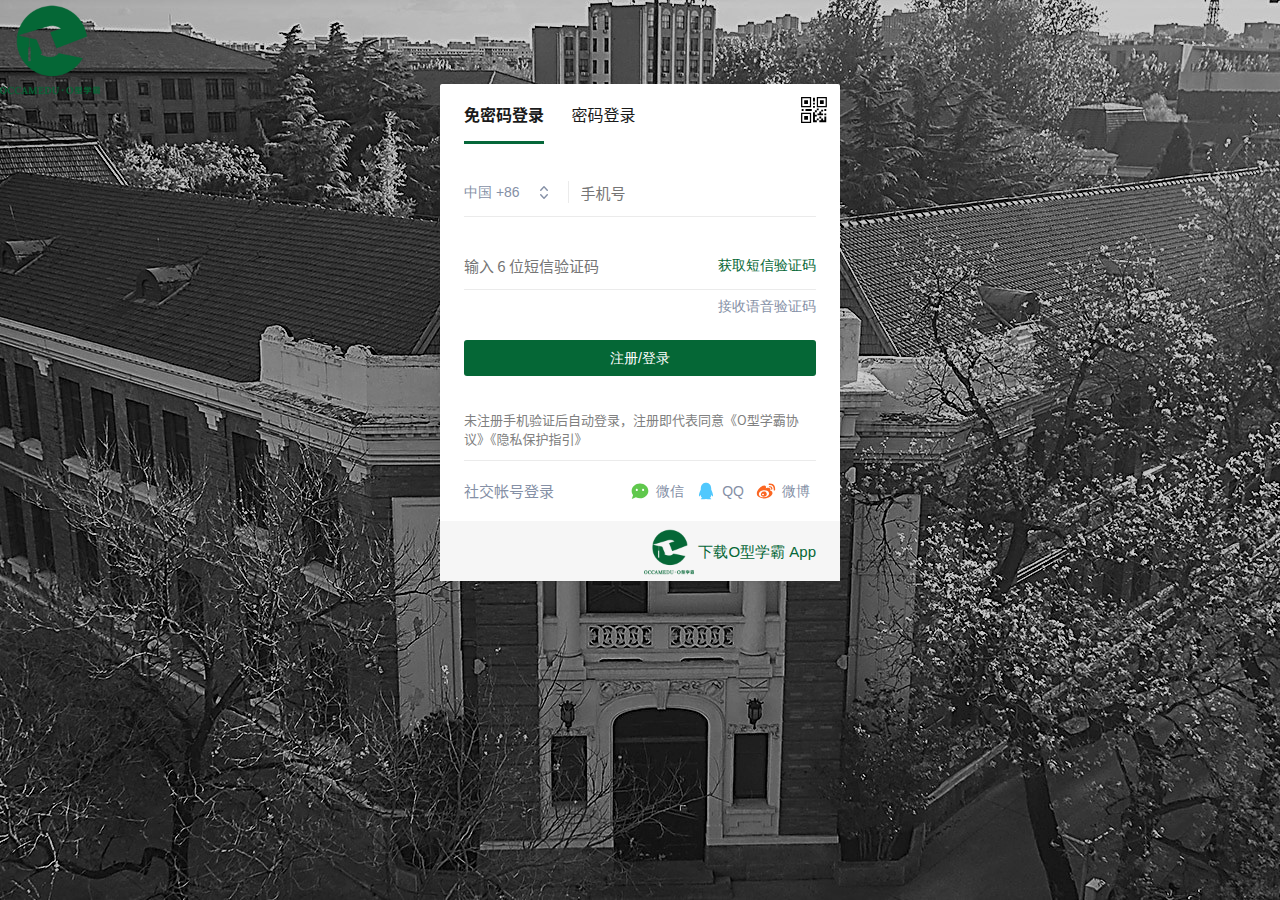
<file: html/index.html>
<!DOCTYPE html>
<html lang="en">

<head>
    <meta charset="UTF-8">
    <meta name="viewport" content="width=device-width, initial-scale=1.0">
    <title>pc点击登录</title>
    <link rel="stylesheet" href="../css/login_ercode.css">


</head>

<body>
    <!-- 
        #0084ff
        color: #0084FF;
     -->
   <div >
    <div  class="main">
        <div class="main_bg">
           <a href="../index.html"> <img width="100px" style="" src="../images/t2.png" alt=""></a>
            <div class="loginBox" style="margin-top: -20px;">
                <!-- signContent -->
                <div class="signContent">
                    <div class="signContainer">
                        <form action="" class="loginForm" id="form_key" data-module="smsFrom" onsubmit="return checkForm()">
                            <!-- tab -->
                            <div class="tabBox">
                                <div class="tabBoxSwitch">
                                    <ul class="tabBoxSwitchUl">
                                        <li class="tab-active" data-id="0">免密码登录</li>
                                        <li data-id="1">密码登录</li>
                                    </ul>
                                    <div class="ercode_tab swicth-ercode">
                                        <div style="padding: 10px;">
                                            <svg t="1624345619035" class="icon" viewBox="0 0 1024 1024" version="1.1" xmlns="http://www.w3.org/2000/svg" p-id="6839" width="200" height="200"><path d="M178.3 540.9v-60.3H118v60.3h60.3z m20 284.1h121.3V702.4H198.3V825z m343.1-545.2h-60.7v60.1h60.7v-60.1z m-221.7-81.1H198.3v122.6h121.3V198.7z m362.4 423.4h-60.2v60.1h181v-60.1h-60v-60.9h-60.7v60.9zM541.4 117.8h-60.7V239h60.7V117.8z m-0.3 463.9h60.7v-59.8h60.4v-61.4h-60.7v60.4h-60.4v60.8z m201.8 201.5V723h-60.7v60.1h60.7z m60.4-282.4h-60.7v60.1h60.7v-60.1zM420.1 98.2H97.7V420h322.4V98.2zM380.2 380H138.3V138.8h241.9V380z m463.1 160.8H904v-58.9h-60.7v58.9z m0 302.5h-40v-59.8h-60.7v59.8h-60.5v61.4H904v-59.2h0.1V722.4h-60.7v120.9z m0-161.5H904v-60.1h-60.7v60.1z m-19.9-483.1H702v122.6h121.3V198.7zM601.7 98.2V420h322.4V98.2H601.7zM883.6 380H641.7V138.8h241.9V380zM541.4 722.1h60.4v-58.9h-60.4v-81.4h-60.7v321.4h60.4v0.8h60.7v-60.1h-60.4V722.1zM238.9 541.6h201.7v-61H238.9v61z m302.5-161.3h-61v60.1h61v-60.1zM601.5 843h60.7v-60.1h-60.7V843zM97.6 924.1H420V602.3H97.6v321.8z m40.7-281.2h241.9v241.2H138.3V642.9z" p-id="6840"></path></svg>
                                        </div>
                                    </div>
                                </div>
                            </div>
                            <!-- tabContent -->
                            <div class="tabContent">
                                <!-- tabContentPhone -->
                                <div class="tabcont  tabContentPhone active">
                                    <div class="tabcontent">
                                        <div class="phoneBox">
                                            <div class="phoneGroup">
                                                <button class="phone-btn selectBtn" type="button" data-type="selected">
                                                    <span>中国 +86</span>
                                                    <svg class="Zi--Select Select-arrow" fill="currentColor"
                                                        viewBox="0 0 24 24">
                                                        <path
                                                            d="M12 16.183l2.716-2.966a.757.757 0 0 1 1.064.001.738.738 0 0 1 0 1.052l-3.247 3.512a.758.758 0 0 1-1.064 0L8.22 14.27a.738.738 0 0 1 0-1.052.758.758 0 0 1 1.063 0L12 16.183zm0-9.365L9.284 9.782a.758.758 0 0 1-1.064 0 .738.738 0 0 1 0-1.052l3.248-3.512a.758.758 0 0 1 1.065 0L15.78 8.73a.738.738 0 0 1 0 1.052.757.757 0 0 1-1.063.001L12 6.818z"
                                                            fill-rule="evenodd"></path>
                                                    </svg>
                                                </button>
                                            </div>
                                            <div class="selectConentent">
                                                <div class="selectOptions">
                                                </div>
                                            </div>
                                        </div>
                                        <span class="line-show"></span>
                                        <div class="phoneInputGroup">
                                            <label for="" class="inputLabel phoneLabel">
                                                <input type="text" value="" name="" id="phoneInput"
                                                    class="inputStyle phoneInput" placeholder="手机号" autocomplete="off">
                                            </label>
                                        </div>
                                    </div>
                                    <div class="tabcontent">
                                        <div class="phoneInputGroup">
                                            <label for="" class="inputLabel">
                                                <input type="number" value="" name="" id="msgInput"
                                                    class="inputStyle msgInput" placeholder="输入 6 位短信验证码"
                                                    autocomplete="off">
                                            </label>
                                        </div>
                                        <div class="phoneGroup">
                                            <button class="phone-btn msgBtn" type="button">
                                                获取短信验证码
                                            </button>
                                        </div>
                                    </div>
                                </div>
                                <!-- tabContentAccount -->
                                <div class="tabcont tabContentAccount">
                                    <div class="tabcontent">
                                        <div class="login-out-phoneBox">
                                            <div class="phoneBox">
                                                <div class="phoneGroup">
                                                    <button class="phone-btn selectBtn" type="button"
                                                        data-type="selected">
                                                        <span>中国 +86</span>
                                                        <svg class="Zi--Select Select-arrow" fill="currentColor"
                                                            viewBox="0 0 24 24">
                                                            <path
                                                                d="M12 16.183l2.716-2.966a.757.757 0 0 1 1.064.001.738.738 0 0 1 0 1.052l-3.247 3.512a.758.758 0 0 1-1.064 0L8.22 14.27a.738.738 0 0 1 0-1.052.758.758 0 0 1 1.063 0L12 16.183zm0-9.365L9.284 9.782a.758.758 0 0 1-1.064 0 .738.738 0 0 1 0-1.052l3.248-3.512a.758.758 0 0 1 1.065 0L15.78 8.73a.738.738 0 0 1 0 1.052.757.757 0 0 1-1.063.001L12 6.818z"
                                                                fill-rule="evenodd"></path>
                                                        </svg>
                                                    </button>
                                                </div>
                                                <div class="selectConentent">
                                                    <div class="selectOptions">
                                                    </div>
                                                </div>
                                            </div>
                                            <span class="line-show"></span>
                                        </div>

                                        <div class="phoneInputGroup">
                                            <label for="" class="inputLabel phoneLabel">
                                                <input type="text" value="" name="" id="accountUser"
                                                    class="inputStyle accountUsername" placeholder="手机号或邮箱"
                                                    autocomplete="off">
                                            </label>
                                        </div>
                                    </div>
                                    <div class="tabcontent">
                                        <div class="phoneInputGroup">
                                            <label for="" class="inputLabel phoneLabel">
                                                <input type="password" value="" name="" id="accountpwd"
                                                    class="inputStyle accountPwd" placeholder="密码" autocomplete="off">
                                            </label>

                                        </div>
                                        <button tabindex="-1" type="button" class="button SignFlow-switchPassword">
                                            <span style="display: inline-flex; align-items: center;">​
                                                <svg class="Zi Zi--Eye Button-zi" fill="currentColor"
                                                    viewBox="0 0 24 24" width="1.2em" height="1.2em">
                                                    <path
                                                        d="M1 11.5C1 15 7 19 12 19s11-4 11-7.5S17 4 12 4 1 8 1 11.5zm11 5c-2.76 0-5-2.24-5-5s2.24-5 5-5 5 2.24 5 5-2.24 5-5 5zm-3-5c0 1.66 1.34 3 3 3s3-1.34 3-3-1.34-3-3-3-3 1.34-3 3z"
                                                        fill-rule="evenodd">
                                                    </path>
                                                </svg>
                                            </span>
                                        </button>
                                    </div>
                                </div>
                            </div>
                            <!-- loginbox -->
                            <div class="login_box">
                                <button type="button" class="phone-btn out-login-btn-shw out-login-btn SignFlow-switchLogin"
                                    data-btn="out-login-btn" data-clilck="isClick">海外手机登录</button>
                                <button type="button" class="phone-btn voice-btn sms-voice-btn" data-btn="sms-voice-btn"
                                    data-forV="forget-voice">接收语音验证码</button>
                            </div>
                            <button id="submit" type="submit" class="button fromSubmit"
                                data-type="smsSubmit">注册/登录</button>
                            <!-- tips -->
                            <div class="SignContainer-tip">
                                <div>
                                    <div>未注册手机验证后自动登录，注册即代表同意<a href="#">《O型学霸协议》</a><a href="#">《隐私保护指引》</a></div>
                                </div>
                            </div>
                        </form>
                        <!-- ercodeSgin -->
                        <div class="ercodeSignBox">
                            <div class="ercode_tab switch-input">
                                <div style="padding: 10px;">
                                    <svg t="1624345389742" class="icon" viewBox="0 0 1024 1024" version="1.1" xmlns="http://www.w3.org/2000/svg" p-id="3817" width="200" height="200"><path d="M896 128a128 128 0 0 1 128 128v512a128 128 0 0 1-128 128H128a128 128 0 0 1-128-128V256a128 128 0 0 1 128-128h768z m0 64h-0.064L557.248 530.752a64 64 0 0 1-90.496 0L128 192a64 64 0 0 0-64 64v512a64 64 0 0 0 64 64h768a64 64 0 0 0 64-64V256a64 64 0 0 0-64-64z m-90.624 0H218.56L512 485.504 805.376 192z" p-id="3818"></path></svg>
                                </div>
                            </div>
                            <!-- ercodeConent -->
                            <div class="ercodeContent">
                                <div class="Qrcode-title">扫码登录</div>
                                <div class="ercodeBox">
                                    <div class="Qrcode-images" >
                                        <img style="width: 160px;" src="../images/210617105343_tkh.png" alt="">
                                    </div>
                                    <p>打开<a href="#" target="_blank" rel="noopener noreferrer">
                                            O型学霸 App</a></p>
                                    <p>在「我的」页面右上角打开扫一扫</p>
                                </div>
                            </div>
                        </div>
                    </div>

                </div>
                <!--  -->
                <div class="css-1hmxk26"></div>
                <!-- signSocial -->
                <div class="footSign signSocial">
                    <span class="social-title">社交帐号登录</span>
                    <span class="Login-socialButtonGroup">
                        <button type="button" class="button Login-socialButton">
                            <svg class="Zi Zi--WeChat Login-socialIcon" fill="#60c84d" viewBox="0 0 24 24" width="20"
                                height="20">
                                <path
                                    d="M2.224 21.667s4.24-1.825 4.788-2.056C15.029 23.141 22 17.714 22 11.898 22 6.984 17.523 3 12 3S2 6.984 2 11.898c0 1.86.64 3.585 1.737 5.013-.274.833-1.513 4.756-1.513 4.756zm5.943-9.707c.69 0 1.25-.569 1.25-1.271a1.26 1.26 0 0 0-1.25-1.271c-.69 0-1.25.569-1.25 1.27 0 .703.56 1.272 1.25 1.272zm7.583 0c.69 0 1.25-.569 1.25-1.271a1.26 1.26 0 0 0-1.25-1.271c-.69 0-1.25.569-1.25 1.27 0 .703.56 1.272 1.25 1.272z"
                                    fill-rule="evenodd"></path>
                            </svg>
                            微信
                        </button>
                        <button type="button" class="button Login-socialButton ">
                            <svg class="Zi Zi--QQ Login-socialIcon" fill="#50c8fd" viewBox="0 0 24 24" width="20"
                                height="20">
                                <path
                                    d="M12.003 2c-2.265 0-6.29 1.364-6.29 7.325v1.195S3.55 14.96 3.55 17.474c0 .665.17 1.025.281 1.025.114 0 .902-.484 1.748-2.072 0 0-.18 2.197 1.904 3.967 0 0-1.77.495-1.77 1.182 0 .686 4.078.43 6.29 0 2.239.425 6.287.687 6.287 0 0-.688-1.768-1.182-1.768-1.182 2.085-1.77 1.905-3.967 1.905-3.967.845 1.588 1.634 2.072 1.746 2.072.111 0 .283-.36.283-1.025 0-2.514-2.166-6.954-2.166-6.954V9.325C18.29 3.364 14.268 2 12.003 2z"
                                    fill-rule="evenodd">
                                </path>
                            </svg>
                            QQ
                        </button>
                        <button type="button" class="button Login-socialButton">
                            <svg class="Zi Zi--Weibo Login-socialIcon" fill="#fb6622" viewBox="0 0 24 24" width="20"
                                height="20">
                                <path fill="#FB6622"
                                    d="M15.518 3.06c8.834-.854 7.395 7.732 7.394 7.731-.625 1.439-1.673.309-1.673.309.596-7.519-5.692-6.329-5.692-6.329-.898-1.067-.029-1.711-.029-1.711zm4.131 6.985c-.661 1.01-1.377.126-1.376.126.205-3.179-2.396-2.598-2.396-2.598-.719-.765-.091-1.346-.091-1.346 4.882-.551 3.863 3.818 3.863 3.818zM5.317 7.519s4.615-3.86 6.443-1.328c0 0 .662 1.08-.111 2.797.003-.003 3.723-1.96 5.408.159 0 0 .848 1.095-.191 2.649 0 0 2.918-.099 2.918 2.715 0 2.811-4.104 6.44-9.315 6.44-5.214 0-8.026-2.092-8.596-3.102 0 0-3.475-4.495 3.444-10.33zm10.448 7.792s.232-4.411-5.71-4.207c-6.652.231-6.579 4.654-6.579 4.654.021.39.097 3.713 5.842 3.713 5.98 0 6.447-4.16 6.447-4.16zm-9.882.86s-.059-3.632 3.804-3.561c3.412.06 3.206 3.165 3.206 3.165s-.026 2.979-3.684 2.979c-3.288 0-3.326-2.583-3.326-2.583zm2.528 1.037c.672 0 1.212-.447 1.212-.998 0-.551-.543-.998-1.212-.998-.672 0-1.215.447-1.215.998 0 .551.546.998 1.215.998z"
                                    fill-rule="evenodd">
                                </path>
                            </svg>
                            微博
                        </button>
                    </span>
                </div>
                <!-- signDownload -->
                <div class="footSign signDownload">
                    <div class="css-eow14e rt"> 
                        <button class="button css-c01qo8" type="button">
                            <span style="display: inline-flex; align-items: center;">​
                             <img style="width: 50px;height: 50px;" src="../images/t2.png" alt="">
                            </span>
                            下载O型学霸 App
                        </button>
                    </div>
                </div>
            </div>
        </div>
    </div>
   </div>
    </div>
    <script src="https://www.jq22.com/jquery/jquery-1.10.2.js"></script>
    <script src="../js/login.js"></script>
    <script src="../js/qrcode.js"></script>
    <!-- <svg width="52" height="52" xmlns:xlink="http://www.w3.org/1999/xlink" fill="currentColor"><defs><path id="id-14580708-a" d="M0 0h48a4 4 0 0 1 4 4v48L0 0z"></path></defs><g fill="none" fill-rule="evenodd"><mask id="id-14580708-b" fill="#fff"><use xlink:href="#id-14580708-a"></use></mask><use fill="#0084FF" xlink:href="#id-14580708-a"></use><path fill="#FFF" d="M22.125 4h13.75A4.125 4.125 0 0 1 40 8.125v27.75A4.125 4.125 0 0 1 35.875 40h-13.75A4.125 4.125 0 0 1 18 35.875V8.125A4.125 4.125 0 0 1 22.125 4zm6.938 34.222c1.139 0 2.062-.945 2.062-2.11 0-1.167-.923-2.112-2.063-2.112-1.139 0-2.062.945-2.062 2.111 0 1.166.923 2.111 2.063 2.111zM21 8.333v24h16v-24H21z" mask="url(#id-14580708-b)"></path><g mask="url(#id-14580708-b)"><path fill="#FFF" d="M46.996 15.482L39 19.064l-7.996-3.582A1.6 1.6 0 0 1 32.6 14h12.8a1.6 1.6 0 0 1 1.596 1.482zM47 16.646V24.4a1.6 1.6 0 0 1-1.6 1.6H32.6a1.6 1.6 0 0 1-1.6-1.6v-7.754l8 3.584 8-3.584z"></path><path fill="#0084FF" d="M31 15.483v1.17l8 3.577 8-3.577v-1.17l-8 3.581z" fill-rule="nonzero"></path></g></g></svg> -->
</body>

</html>
</file>
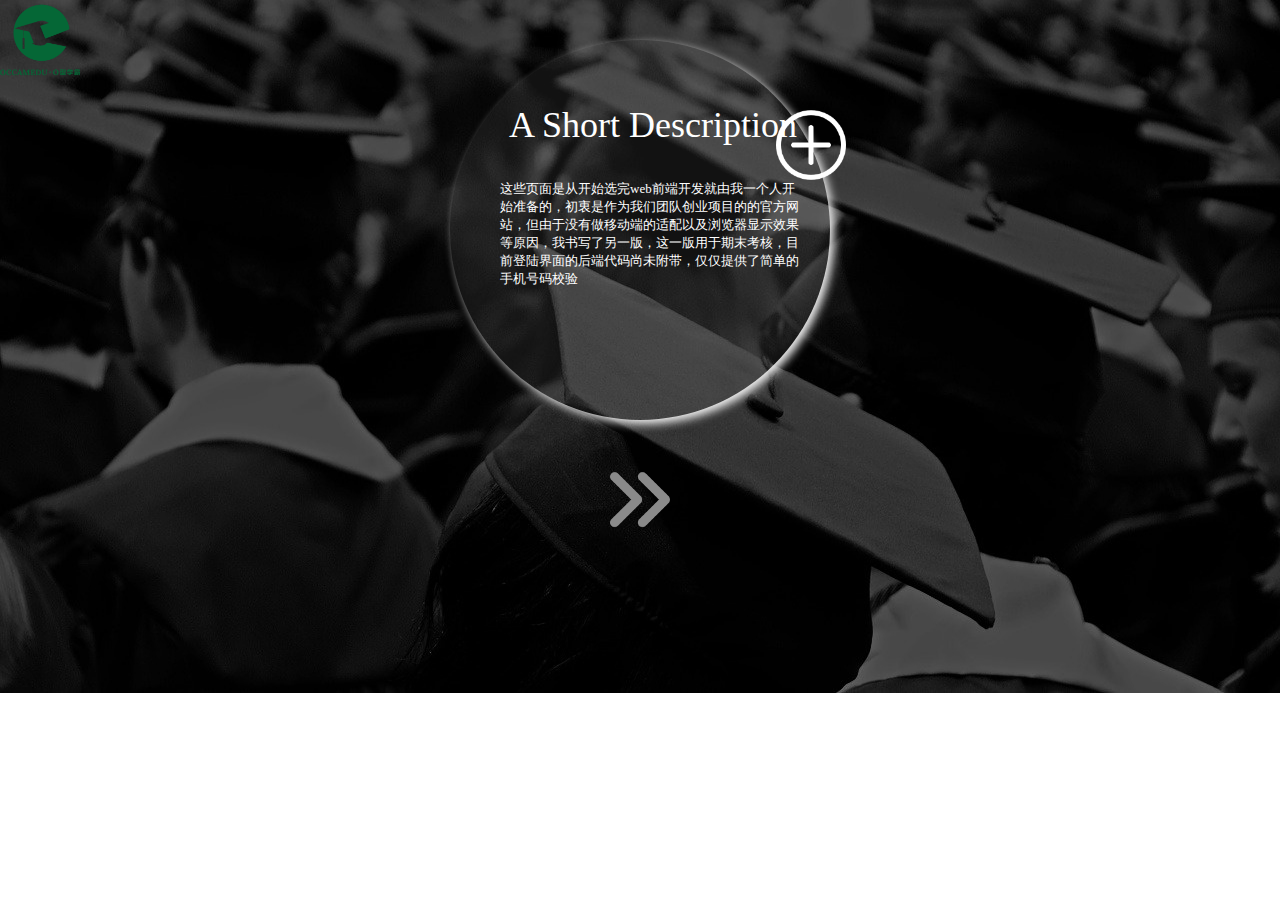
<file: html/welcome.html>
<!DOCTYPE html>
<html lang="en">
<head>
    <meta charset="UTF-8">
    <meta http-equiv="X-UA-Compatible" content="IE=edge">
    <meta name="viewport" content="width=device-width, initial-scale=1.0">
    <title>引导页</title>
</head>
<style>
    *{
margin: 0;
padding: 0;
    }
</style>
<body style="background:url(../images/back.jpg) no-repeat center ;">
    <img width="80px" src="../images/t2.png" alt="">
    <div  class="home-content" style="margin-top: 100px;" >
        <div style="border-radius: 50%;box-shadow:4px 4px 10px whitesmoke; border:1px ; background-color: rgba(255,255,255,0.07);width: 380px;height: 380px;margin-left: auto;margin-right: auto;margin-top: -16vh;" class="home-circle">		
        <div style="width: 120%;background-image: url(../images/加号\ \(2\).png);margin-left:20px;background-repeat: no-repeat;background-size:80px;background-position: 80%">
            <div style="height: 150px;width: 300px;padding-left: 30px;padding-top: 60px;" class="home-circle-content">
                <span style="font-size: 36px;line-height: 50px;color: white;">&nbspA Short Description</span>
                <span style="font-size: 13px;display: block;margin-top: 30px;color: white;">这些页面是从开始选完web前端开发就由我一个人开始准备的，初衷是作为我们团队创业项目的的官方网站，但由于没有做移动端的适配以及浏览器显示效果等原因，我书写了另一版，这一版用于期末考核，目前登陆界面的后端代码尚未附带，仅仅提供了简单的手机号码校验</span>

            </div>
        </div>
        </div>
        <div style="text-align: center;margin-top: 50px;" onmouseover="mouseOver()" onmouseout="mouseOut()"><a href="../index.html" >
            <img width="60px" src="../images/右箭头.png" alt="" id="b1">
          </a></div>
    </div>
</body>
<script type="text/javascript">
    function mouseOver()
    {
    document.getElementById('b1').src ="../images/右箭头 (1).png"
    }
    function mouseOut()
    {
    document.getElementById('b1').src ="../images/右箭头.png"
    }
    </script>
</html>
</file>
<file: css/login_ercode.css>
/* commen:start */
* {
    margin: 0;
    padding: 0;
}

body {
    font-family: -apple-system, BlinkMacSystemFont, Helvetica Neue, PingFang SC, Microsoft YaHei, Source Han Sans SC, Noto Sans CJK SC, WenQuanYi Micro Hei, sans-serif;
    font-size: 15px;
    color: #1a1a1a;
    
}

a {
    text-decoration: none;
}

input {
    color: #1a1a1a;
}

.lf {
    float: left;
}

.rt {
    float: right;
}

.button {
    display: inline-block;
    padding: 0 16px;
    font-size: 14px;
    line-height: 32px;
    color: #8590a6;
    text-align: center;
    cursor: pointer;
    background: none;
    border: none;
    border-radius: 3px;
}

button {
    outline: none;
}

button:focus {
    outline: none;
}

.unView {
    display: none;
}

/* commen:start */
/* main */
.main {
    width: 100%;
    height: 100vh;
    overflow: auto;
    display: flex;
}

.main_bg {
    width: 100%;
    height: 100vh;
    background-repeat: no-repeat;
    background-position: center center;
    background-image: url('../images/55D1EDFDEEAC5CC4720BCF830F2_6E1BFFB2_C4429.jpg')!important;
    display: flex;
    -webkit-box-orient: vertical;
    -webkit-box-direction: normal;
    -ms-flex-direction: column;
    flex-direction: column;
    -webkit-box-sizing: border-box;
    box-sizing: border-box;
    background-size: cover;
    width: 100%;
    height: 100vh;
    overflow: auto;
}

/* loginBox */
.loginBox {
    box-sizing: border-box;
    margin:auto;
    min-width: 0;
    padding: 0;
    background-color: #FFFFFF;
    box-shadow: 0 1px 3px rgba(26, 26, 26, 0.1);
    border-radius: 2px;
    background-color: #FFFFFF;
    width: 400px;
    /* overflow: hidden; */
}

.signContent {
    text-align: center;
    margin: 0 auto;
}

.signContainer {
    position: relative;
    border-radius: 4px 4px 0 0;
    /* overflow: hidden; */
}

.loginForm {
    padding: 0 24px 84px;
}

.loginForm .tabBoxSwitch {}

.loginForm .tabBoxSwitch .tabBoxSwitchUl {
    list-style: none;
}

.loginForm .tabBoxSwitch .tabBoxSwitchUl li {
    display: inline-block;
    height: 60px;
    font-size: 16px;
    line-height: 60px;
    margin-right: 24px;
    cursor: pointer;
}

.tab-active {
    position: relative;
    color: #1a1a1a;
    font-weight: 600;
    font-synthesis: style;
}



.tab-active::before {
    display: block;
    position: absolute;
    bottom: 0;
    content: "";
    width: 100%;
    height: 3px;
    background-color: #056739;

}

.tabBox {
    text-align: left;

}

.ercode_tab {
    position: absolute;
    width: 52px;
    height: 52px;
    top: 0;
    right: 0;
}

.ercode_tab svg {
    width: 100%;
    height: 100%;
    cursor: pointer;
}

.tabContent {}

.tabcont {
    display: none;
}

.active {
    display: block;
}

.tabContentPhone {}

.tabContentAccount {
    /* display: none; */
}

.tabcontent {
    margin-top: 24px;
    border-bottom: 1px solid #ebebeb;
    display: -webkit-box;
    display: -ms-flexbox;
    display: flex;
    -webkit-box-align: center;
    -ms-flex-align: center;
    align-items: center;
    height: 48px;
    position: relative;
}

.phoneBox {
    position: relative;
    display: inline-block;
}

.phoneGroup {
    display: inline-block;
    min-width: 72px;
    text-align: left;
}

.phone-btn {
    border: none;
    height: auto;
    padding: 0;
    line-height: inherit;
    background-color: transparent;
    border: none;
    border-radius: 0;
    display: inline-block;
    font-size: 14px;
    line-height: 32px;
    cursor: pointer;
}

.phone-btn:focus {
    outline: none;
}

.selectBtn {
    text-align: left;

    /* padding: 0 16px; */

    color: #8590a6;
    text-align: center;

    background: none;
    /* border: 1px solid; */
    border-radius: 3px;
    height: calc(100% - 42px);

}

.selectConentent {
    display: none;
    position: absolute;
    top: 0;
    z-index: 233;
    background-color: #ffffff;
    left: -24px;
    border: 1px solid #ebebeb;
    width: 210px;
    border-radius: 4px;
    -webkit-box-shadow: 0 5px 20px rgba(26, 26, 26, .1);
    box-shadow: 0 5px 20px rgba(26, 26, 26, .1);
}

.selectOptions {
    overflow: auto;
    position: relative;
    max-height: 500px;
    padding: 8px 0;
    border-radius: 4px;
    text-align: left;
}

.selectOptions::-webkit-scrollbar {
    width: 10px;
    height: 1px;
    background-color: #f6f6f6;
}

/*定义滚动条轨道 内阴影+圆角*/
.selectOptions::-webkit-scrollbar-track {
    -webkit-box-shadow: inset 0 0 2px rgba(0, 0, 0, 0.3);
    border-radius: 10px;
    background-color: #f6f6f6;
}

.selectOptions::-webkit-scrollbar-thumb {
    background-color: #afadad;
    width: 5px;
    max-height: 10px;
    border-radius: 10px;

}

.select-option {
    display: block;
    width: 100%;
    height: 40px;
    padding: 0 20px;
    line-height: 40px;
    color: #8590a6;
    text-align: left;
    background: none;
    border: none;
}

/* .select-option:hover{
    background: #f6f6f6;
} */
.line-show {
    width: 1px;
    height: 22px;
    margin: 0 12px;
    background: #ebebeb;
}

.phoneInputGroup {
    display: inline-block;
    position: relative;
    width: 213px;
}

.Select-arrow {
    margin-left: 8px;
    fill: currentcolor;
    width: 24px;
    height: 24px;
    display: inline-block;
    vertical-align: middle;
}

.inputLabel {
    width: 100%;
    height: 48px;
    padding: 0;
    color: #8590a6;
    border: none;
    /* border-bottom: 1px solid #ebebeb; */
    border-radius: 0;
    display: flex;

}

.isShow::after {
    content: attr(data-content);
    color: red;
    position: absolute;
    top: 0;
    bottom: 0;
    height: 48px;
    line-height: 48px;
    display: flex;
    z-index: 90;
}

.inputStyle {
    display: inline-block;
    outline: none;
    flex: 1 1;
    padding: 0;
    overflow: hidden;
    font-family: inherit;
    font-size: inherit;
    font-weight: inherit;
    background: transparent;
    border: none;
    resize: none;
    z-index: 100;
}

input.msgInput {
    appearance: none;
    -webkit-appearance: none;
}

input::-webkit-inner-spin-button,
input::-webkit-outer-spin-button {
    -ms-progress-appearance: none;
}

input[type="number"] {
    -moz-appearance: textfield;
}

input[type=number]::-webkit-inner-spin-button,

input[type=number]::-webkit-outer-spin-button {

    -webkit-appearance: none;

    appearance: none;

    margin: 0;

}

.msgBtn {
    position: absolute;
    top: 24px;
    right: 0;
    padding: 4px 0;
    color: #056736;
    -webkit-transform: translateY(-50%);
    transform: translateY(-50%);
}

.msgBtn:hover,
.voice-btn:hover {
    color: #76839b;
}

.login_box {
    height: 20px;
    display: -webkit-box;
    display: -ms-flexbox;
    display: flex;
    -webkit-box-pack: justify;
    -ms-flex-pack: justify;
    justify-content: space-between;
    background: #fff;
    position: relative;
}

.voice-btn {
    display: inline-block;
    font-size: 14px;
    line-height: 32px;
    color: #8590a6;
    text-align: center;
    cursor: pointer;
    background: none;
    border-radius: 3px;
    position: absolute;
    right: 0;
}

.fromSubmit {
    color: #fff;
    background-color: #056736;
    width: 100%;
    margin-top: 30px;
    height: 36px;
    border-color: #056736;
}

.SignFlow-switchPassword {
    position: absolute;
    right: 0;
}
.SignFlow-switchLogin{
    position: absolute;
    left: 0;
}
.out-login-btn-shw {
    display: inline-block;
    font-size: 14px;
    line-height: 32px;
    color: #056736;
    text-align: center;
    cursor: pointer;
    background: none;
    border-radius: 3px;
    display: none;
}

.out-login-btn-shw:hover {
    color: #76839b;
}

.out-login-btn {}

.login-out-phoneBox {
    display: none;
}

.SignContainer-tip {
    position: absolute;
    bottom: 0;
    left: 0;
    right: 0;
    display: -webkit-box;
    display: -ms-flexbox;
    display: flex;
    -webkit-box-align: center;
    -ms-flex-align: center;
    align-items: center;
    -webkit-box-pack: justify;
    -ms-flex-pack: justify;
    justify-content: space-between;
    padding: 12px 24px;
    color: grey;
    font-size: 13px;
    text-align: left;
}

.SignContainer-tip a {
    color: grey;
    text-decoration: none;
}

.Qrcode-title {}

.ercodeContent {
    /* display: none; */
}


.ercodeSignBox {
    position: relative;
    text-align: center;
    padding: 40px 0;
    display: none;
}

.Qrcode-title {
    font-size: 24px;
    color: #1a1a1a;
    line-height: 33px;
    margin-bottom: 50px;
    margin-top: 3px;
}

.ercodeBox {
    height: 210px;
}

.ercodeBox .Qrcode-img {
    margin: 0 auto 15px;
    line-height: 0;
    height: 150px;
    width: 150px;
    -webkit-box-pack: center;
    -ms-flex-pack: center;
    justify-content: center;
    -webkit-box-align: center;
    -ms-flex-align: center;
    align-items: center;
    display: -webkit-box;
    display: -ms-flexbox;
    display: flex;
}

.ercodeBox p {
    font-size: 14px;
    line-height: 22px;
}

.ercodeBox p a {
    color: #056736;
}

.css-1hmxk26 {
    box-sizing: border-box;
    margin: 0;
    min-width: 0;
    border-top: 1px solid;
    border-color: #EBEBEB;
    margin-left: 24px;
    margin-right: 24px;
}

.footSign {
    display: -webkit-box;
    display: -ms-flexbox;
    display: flex;
    -webkit-box-pack: justify;
    -ms-flex-pack: justify;
    justify-content: space-between;
    color: #8590a6;
    height: 60px;
    line-height: 60px;
    padding: 0 24px;
    -webkit-box-sizing: border-box;
    box-sizing: border-box;
}

.signSocial {}

.Login-socialButtonGroup {
    display: -webkit-box;
    display: -ms-flexbox;
    display: flex;
    margin-left: 2px;
    -webkit-transition: opacity .3s ease;
    transition: opacity .3s ease;
}

.Login-socialButton {
    display: -webkit-inline-box;
    display: -ms-inline-flexbox;
    display: inline-flex;
    -webkit-box-align: center;
    -ms-flex-align: center;
    align-items: center;
    cursor: pointer;
    height: auto;
    padding: 0 6px;
    line-height: inherit;
    background-color: transparent;
    border: none;
    border-radius: 0;
}

.Login-socialIcon {
    margin-right: 6px;
}

.signDownload {
    background-color: #f6f6f6;
    color: #056736;
}

.css-eow14e {
    box-sizing: border-box;
    margin: 0;
    min-width: 0;
    -webkit-flex: 1;
    -ms-flex: 1;
    flex: 1;
    text-align: right;
}

.css-c01qo8 {
    box-sizing: border-box;
    margin: 0;
    min-width: 0;
    -webkit-appearance: none;
    -moz-appearance: none;
    appearance: none;
    display: inline-block;
    text-align: center;
    line-height: inherit;
    -webkit-text-decoration: none;
    text-decoration: none;
    font-size: inherit;
    padding-left: 16px;
    padding-right: 16px;
    padding-top: 8px;
    padding-bottom: 8px;
    color: white;
    background-color: #056736;
    border: 0;
    border-radius: 4px;
    font-size: 16px;
    font-weight: 600;
    color: #FFFFFF;
    background-color: #056736;
    border-radius: 4px;
    background-color: unset;
    color: inherit;
    font-size: inherit;
    font-weight: inherit;
    padding: 0;
}
</file>
